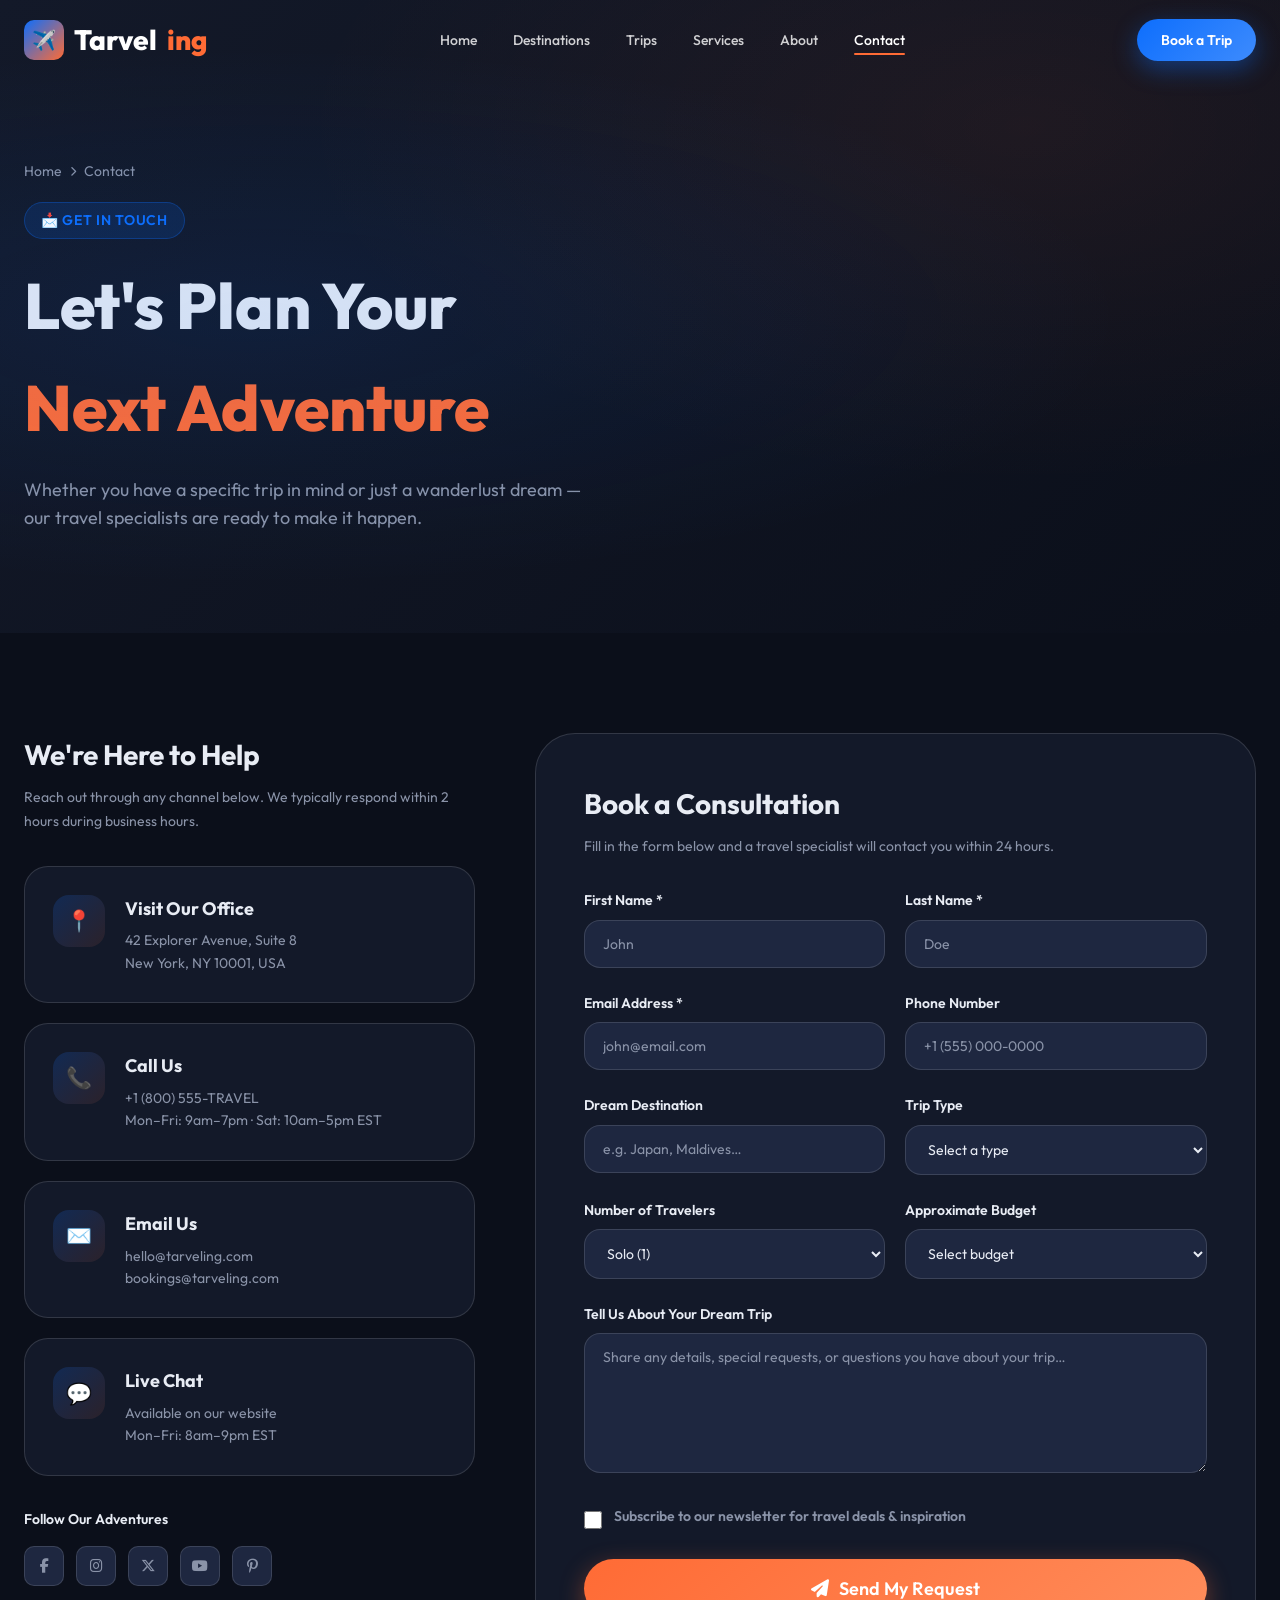
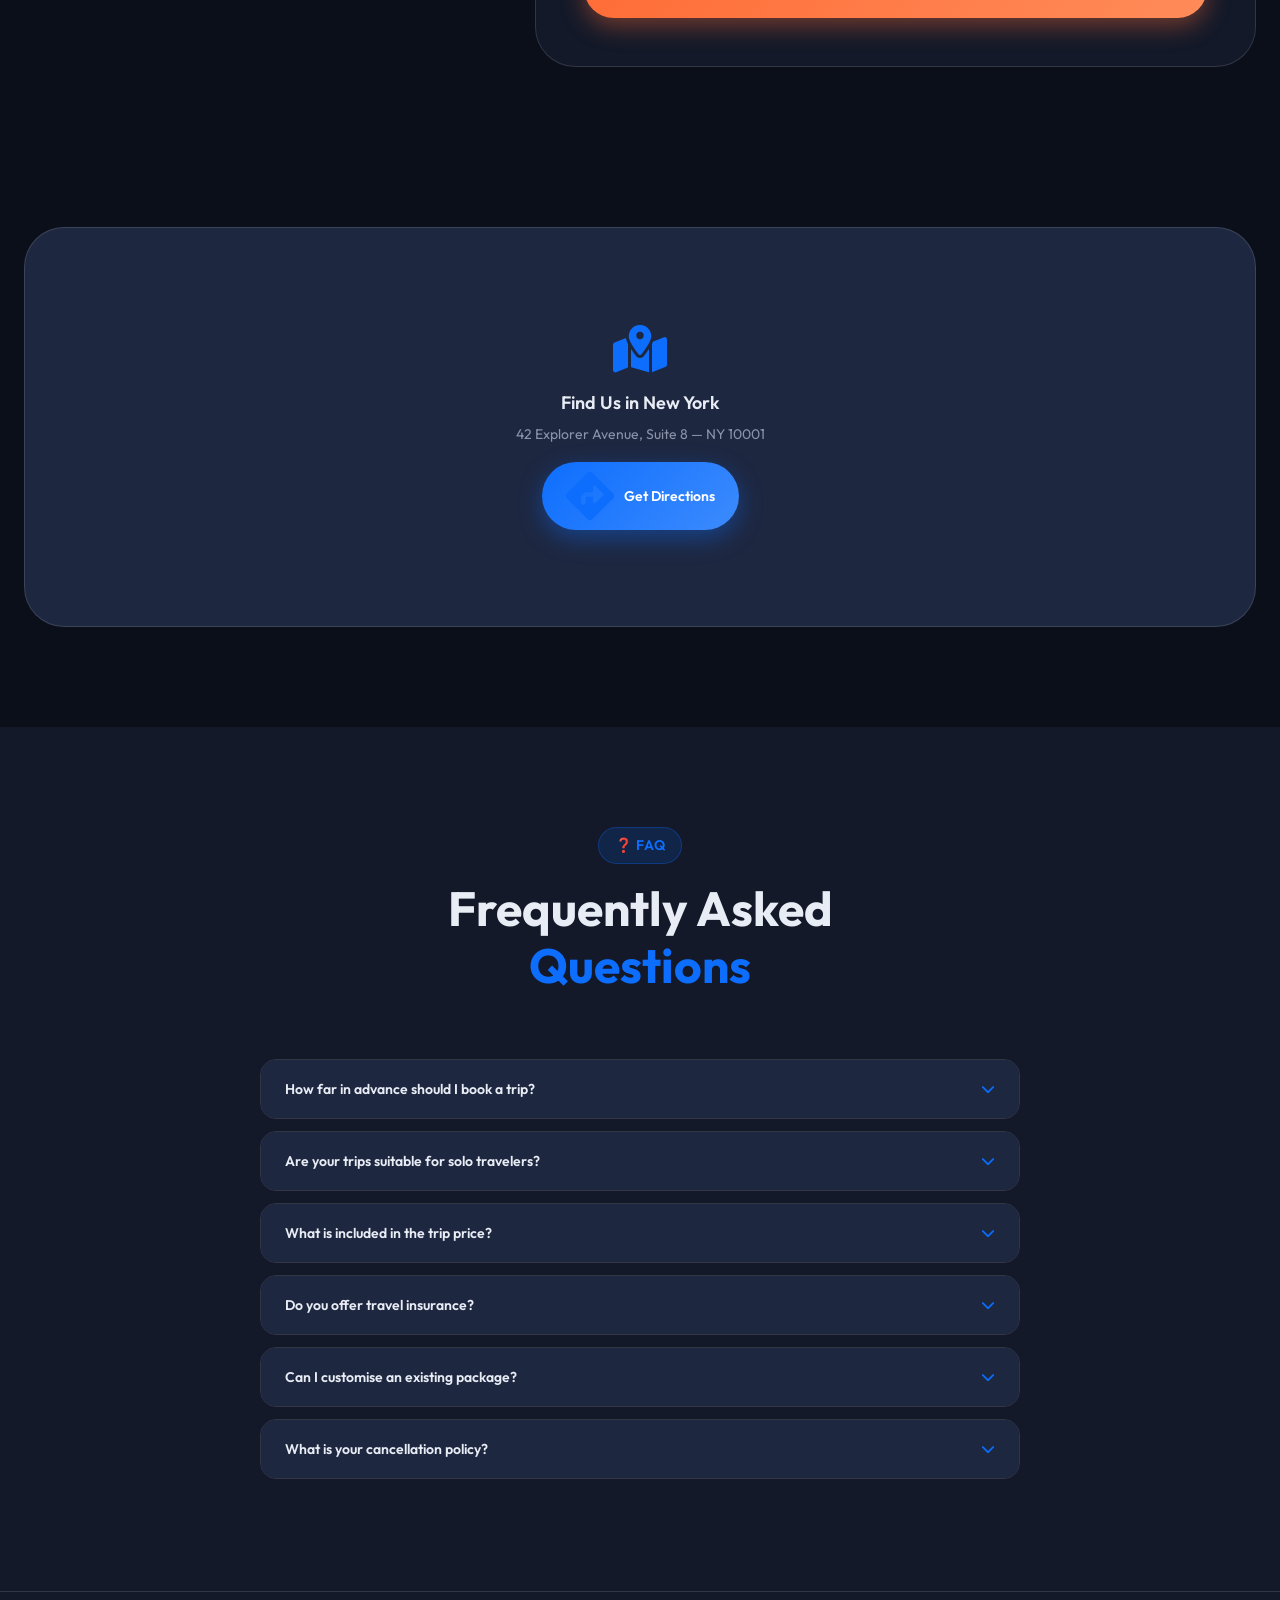
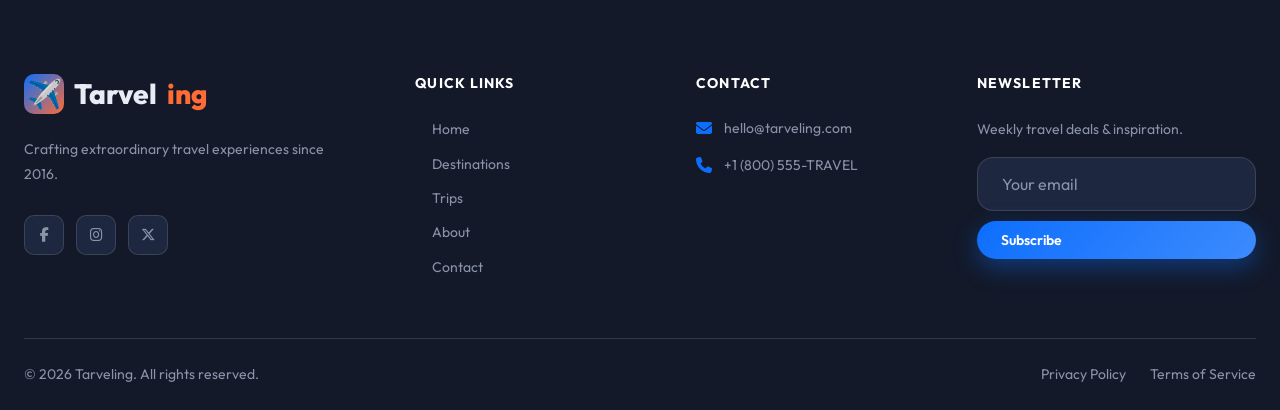
<file: contact.html>
<!DOCTYPE html>
<html lang="en">

<head>
    <meta charset="UTF-8" />
    <meta name="viewport" content="width=device-width, initial-scale=1.0" />
    <title>Contact Us — Tarveling</title>
    <meta name="description"
        content="Get in touch with the Tarveling team. Book a consultation, ask about a trip package, or request a custom itinerary. We're here to help plan your perfect adventure." />
    <link rel="stylesheet" href="css/style.css" />
    <link rel="stylesheet" href="https://cdnjs.cloudflare.com/ajax/libs/font-awesome/6.5.0/css/all.min.css" />
</head>

<body>

    <header class="header" id="header">
        <div class="container">
            <nav class="nav">
                <a href="index.html" class="nav__logo">
                    <div class="nav__logo-icon">✈️</div>Tarvel<span>ing</span>
                </a>
                <ul class="nav__links">
                    <li><a href="index.html" class="nav__link">Home</a></li>
                    <li><a href="destinations.html" class="nav__link">Destinations</a></li>
                    <li><a href="trips.html" class="nav__link">Trips</a></li>
                    <li><a href="services.html" class="nav__link">Services</a></li>
                    <li><a href="about.html" class="nav__link">About</a></li>
                    <li><a href="contact.html" class="nav__link active">Contact</a></li>
                </ul>
                <div class="nav__actions"><a href="contact.html" class="btn btn-primary btn-sm">Book a Trip</a></div>
                <button class="nav__hamburger" id="hamburger"
                    aria-label="Open menu"><span></span><span></span><span></span></button>
            </nav>
        </div>
        <div class="nav__mobile" id="mobileNav">
            <a href="index.html" class="nav__link">Home</a>
            <a href="destinations.html" class="nav__link">Destinations</a>
            <a href="trips.html" class="nav__link">Trips</a>
            <a href="services.html" class="nav__link">Services</a>
            <a href="about.html" class="nav__link">About</a>
            <a href="contact.html" class="nav__link active">Contact</a>
            <a href="contact.html" class="btn btn-primary btn-sm" style="margin-top:8px;justify-content:center;">Book a
                Trip</a>
        </div>
    </header>

    <!-- ===== PAGE HERO ===== -->
    <section class="page-hero">
        <div class="container">
            <div class="page-hero__breadcrumb">
                <a href="index.html">Home</a> <i class="fa-solid fa-chevron-right" style="font-size:10px;"></i>
                <span>Contact</span>
            </div>
            <span class="badge" style="margin-bottom:16px;">📩 Get in Touch</span>
            <h1 class="page-hero__title">Let's Plan Your<br><span class="text-accent">Next Adventure</span></h1>
            <p class="page-hero__desc">Whether you have a specific trip in mind or just a wanderlust dream — our travel
                specialists are ready to make it happen.</p>
        </div>
    </section>

    <!-- ===== CONTACT CONTENT ===== -->
    <section class="section">
        <div class="container">
            <div class="contact__grid">

                <!-- Contact Info -->
                <div class="reveal-left">
                    <h2 style="font-size:var(--fs-xl); font-weight:700; margin-bottom:8px;">We're Here to Help</h2>
                    <p
                        style="color:var(--clr-text-muted); font-size:var(--fs-sm); margin-bottom:32px; line-height:1.7;">
                        Reach out through any channel below. We typically respond within 2 hours during business hours.
                    </p>

                    <div class="contact-info__item">
                        <div class="contact-info__icon">📍</div>
                        <div>
                            <div class="contact-info__title">Visit Our Office</div>
                            <div class="contact-info__text">42 Explorer Avenue, Suite 8<br>New York, NY 10001, USA</div>
                        </div>
                    </div>

                    <div class="contact-info__item">
                        <div class="contact-info__icon">📞</div>
                        <div>
                            <div class="contact-info__title">Call Us</div>
                            <div class="contact-info__text">+1 (800) 555-TRAVEL<br>Mon–Fri: 9am–7pm · Sat: 10am–5pm EST
                            </div>
                        </div>
                    </div>

                    <div class="contact-info__item">
                        <div class="contact-info__icon">✉️</div>
                        <div>
                            <div class="contact-info__title">Email Us</div>
                            <div class="contact-info__text">hello@tarveling.com<br>bookings@tarveling.com</div>
                        </div>
                    </div>

                    <div class="contact-info__item">
                        <div class="contact-info__icon">💬</div>
                        <div>
                            <div class="contact-info__title">Live Chat</div>
                            <div class="contact-info__text">Available on our website<br>Mon–Fri: 8am–9pm EST</div>
                        </div>
                    </div>

                    <!-- Social Links -->
                    <div style="margin-top:32px;">
                        <div
                            style="font-size:var(--fs-sm); font-weight:600; margin-bottom:16px; color:var(--clr-text);">
                            Follow Our Adventures</div>
                        <div class="footer__social">
                            <a href="#" class="footer__social-link" aria-label="Facebook"><i
                                    class="fa-brands fa-facebook-f"></i></a>
                            <a href="#" class="footer__social-link" aria-label="Instagram"><i
                                    class="fa-brands fa-instagram"></i></a>
                            <a href="#" class="footer__social-link" aria-label="Twitter"><i
                                    class="fa-brands fa-x-twitter"></i></a>
                            <a href="#" class="footer__social-link" aria-label="YouTube"><i
                                    class="fa-brands fa-youtube"></i></a>
                            <a href="#" class="footer__social-link" aria-label="Pinterest"><i
                                    class="fa-brands fa-pinterest-p"></i></a>
                        </div>
                    </div>
                </div>

                <!-- Contact Form -->
                <div class="reveal-right">
                    <div class="contact-form" id="contactFormWrap">
                        <h3 style="font-size:var(--fs-xl); font-weight:700; margin-bottom:8px;">Book a Consultation</h3>
                        <p style="color:var(--clr-text-muted); font-size:var(--fs-sm); margin-bottom:32px;">Fill in the
                            form below and a travel specialist will contact you within 24 hours.</p>

                        <form id="contactForm">
                            <div class="form-row">
                                <div class="form-group">
                                    <label for="firstName">First Name *</label>
                                    <input type="text" id="firstName" class="form-control" placeholder="John"
                                        required />
                                </div>
                                <div class="form-group">
                                    <label for="lastName">Last Name *</label>
                                    <input type="text" id="lastName" class="form-control" placeholder="Doe" required />
                                </div>
                            </div>
                            <div class="form-row">
                                <div class="form-group">
                                    <label for="email">Email Address *</label>
                                    <input type="email" id="email" class="form-control" placeholder="john@email.com"
                                        required />
                                </div>
                                <div class="form-group">
                                    <label for="phone">Phone Number</label>
                                    <input type="tel" id="phone" class="form-control" placeholder="+1 (555) 000-0000" />
                                </div>
                            </div>
                            <div class="form-row">
                                <div class="form-group">
                                    <label for="destination">Dream Destination</label>
                                    <input type="text" id="destination" class="form-control"
                                        placeholder="e.g. Japan, Maldives…" />
                                </div>
                                <div class="form-group">
                                    <label for="tripType">Trip Type</label>
                                    <select id="tripType" class="form-control">
                                        <option value="">Select a type</option>
                                        <option>Adventure / Trekking</option>
                                        <option>Beach & Relaxation</option>
                                        <option>Cultural & History</option>
                                        <option>Wildlife Safari</option>
                                        <option>Honeymoon / Romance</option>
                                        <option>Family Holiday</option>
                                        <option>Custom Itinerary</option>
                                    </select>
                                </div>
                            </div>
                            <div class="form-row">
                                <div class="form-group">
                                    <label for="travelers">Number of Travelers</label>
                                    <select id="travelers" class="form-control">
                                        <option>Solo (1)</option>
                                        <option>Couple (2)</option>
                                        <option>Small Group (3–5)</option>
                                        <option>Large Group (6+)</option>
                                    </select>
                                </div>
                                <div class="form-group">
                                    <label for="budget">Approximate Budget</label>
                                    <select id="budget" class="form-control">
                                        <option value="">Select budget</option>
                                        <option>Under $1,000</option>
                                        <option>$1,000 – $2,500</option>
                                        <option>$2,500 – $5,000</option>
                                        <option>$5,000 – $10,000</option>
                                        <option>$10,000+</option>
                                    </select>
                                </div>
                            </div>
                            <div class="form-group">
                                <label for="message">Tell Us About Your Dream Trip</label>
                                <textarea id="message" class="form-control"
                                    placeholder="Share any details, special requests, or questions you have about your trip…"></textarea>
                            </div>
                            <div class="form-group"
                                style="display:flex; align-items:center; gap:12px; margin-bottom:24px;">
                                <input type="checkbox" id="newsletter"
                                    style="width:18px;height:18px;accent-color:var(--clr-primary);cursor:pointer;" />
                                <label for="newsletter"
                                    style="font-size:var(--fs-sm);color:var(--clr-text-muted);cursor:pointer;">Subscribe
                                    to our newsletter for travel deals & inspiration</label>
                            </div>
                            <button type="submit" class="btn btn-accent btn-lg"
                                style="width:100%;justify-content:center;">
                                <i class="fa-solid fa-paper-plane"></i> Send My Request
                            </button>
                        </form>

                        <!-- Success State -->
                        <div class="form-success" id="formSuccess">
                            <i class="fa-solid fa-circle-check"></i>
                            <h3>Request Sent!</h3>
                            <p>Thank you! A Tarveling specialist will be in touch within 24 hours. Get ready for your
                                adventure! ✈️</p>
                        </div>
                    </div>
                </div>
            </div>
        </div>
    </section>

    <!-- ===== MAP PLACEHOLDER ===== -->
    <section class="section--sm" style="padding-bottom:100px;">
        <div class="container">
            <div class="map-wrap reveal">
                <i class="fa-solid fa-map-location-dot"></i>
                <div style="text-align:center;">
                    <div style="font-size:var(--fs-md); font-weight:600; margin-bottom:6px; color:var(--clr-text);">Find
                        Us in New York</div>
                    <div style="font-size:var(--fs-sm);">42 Explorer Avenue, Suite 8 — NY 10001</div>
                    <a href="https://maps.google.com" target="_blank" rel="noopener" class="btn btn-primary btn-sm"
                        style="margin-top:16px;">
                        <i class="fa-solid fa-diamond-turn-right"></i> Get Directions
                    </a>
                </div>
            </div>
        </div>
    </section>

    <!-- ===== FAQ ===== -->
    <section class="section" style="background:var(--clr-dark-2);">
        <div class="container">
            <div class="section-header text-center reveal">
                <span class="badge">❓ FAQ</span>
                <h2>Frequently Asked<br><span class="text-primary">Questions</span></h2>
            </div>
            <div style="max-width:760px; margin:0 auto;" class="reveal">
                <div id="faqList"></div>
            </div>
        </div>
    </section>

    <footer class="footer">
        <div class="container">
            <div class="footer__main">
                <div class="footer__brand">
                    <div class="footer__logo">
                        <div class="footer__logo-icon">✈️</div>Tarvel<span>ing</span>
                    </div>
                    <p class="footer__desc">Crafting extraordinary travel experiences since 2016.</p>
                    <div class="footer__social">
                        <a href="#" class="footer__social-link" aria-label="Facebook"><i
                                class="fa-brands fa-facebook-f"></i></a>
                        <a href="#" class="footer__social-link" aria-label="Instagram"><i
                                class="fa-brands fa-instagram"></i></a>
                        <a href="#" class="footer__social-link" aria-label="Twitter"><i
                                class="fa-brands fa-x-twitter"></i></a>
                    </div>
                </div>
                <div>
                    <div class="footer__col-title">Quick Links</div>
                    <ul class="footer__links">
                        <li><a href="index.html" class="footer__link">Home</a></li>
                        <li><a href="destinations.html" class="footer__link">Destinations</a></li>
                        <li><a href="trips.html" class="footer__link">Trips</a></li>
                        <li><a href="about.html" class="footer__link">About</a></li>
                        <li><a href="contact.html" class="footer__link">Contact</a></li>
                    </ul>
                </div>
                <div>
                    <div class="footer__col-title">Contact</div>
                    <div class="footer__contact-item"><i class="fa-solid fa-envelope"></i>
                        <div class="footer__contact-text">hello@tarveling.com</div>
                    </div>
                    <div class="footer__contact-item"><i class="fa-solid fa-phone"></i>
                        <div class="footer__contact-text">+1 (800) 555-TRAVEL</div>
                    </div>
                </div>
                <div>
                    <div class="footer__col-title">Newsletter</div>
                    <p style="font-size:var(--fs-sm);color:var(--clr-text-muted);margin-bottom:16px;">Weekly travel
                        deals & inspiration.</p>
                    <form id="newsletterForm" style="display:flex;flex-direction:column;gap:10px;"><input
                            class="newsletter__input" type="email" id="newsletterEmail" placeholder="Your email"
                            style="border-radius:var(--radius-md);" /><button type="submit"
                            class="btn btn-primary btn-sm">Subscribe</button></form>
                </div>
            </div>
            <div class="footer__bottom"><span>&copy; 2026 Tarveling. All rights reserved.</span>
                <div class="footer__bottom-links"><a href="#" class="footer__bottom-link">Privacy Policy</a><a href="#"
                        class="footer__bottom-link">Terms of Service</a></div>
            </div>
        </div>
    </footer>
    <button class="back-to-top" id="backToTop" aria-label="Back to top"><i class="fa-solid fa-arrow-up"></i></button>

    <script src="js/main.js"></script>
    <script>
        // ─── FAQ Accordion ────────────────────────
        const faqs = [
            { q: 'How far in advance should I book a trip?', a: 'We recommend booking at least 4–8 weeks in advance for most trips. Peak seasons (summer, Christmas, spring break) and popular destinations like Maldives or Serengeti may require 3–6 months lead time.' },
            { q: 'Are your trips suitable for solo travelers?', a: 'Absolutely! Many of our group tours are designed with solo travelers in mind, with single supplement options and a community of like-minded adventurers. We also specialise in bespoke solo itineraries.' },
            { q: 'What is included in the trip price?', a: 'Inclusions vary by package but generally cover: accommodation, airport transfers, guided tours, and some meals. Each trip page details exactly what is and isn\'t included. We always offer transparent, upfront pricing.' },
            { q: 'Do you offer travel insurance?', a: 'Yes — we strongly recommend travel insurance and can connect you with our trusted insurance partners who offer comprehensive coverage: medical, trip cancellation, and adventure activities.' },
            { q: 'Can I customise an existing package?', a: 'Of course! Every package is a starting point, not a rigid contract. Our specialists will work with you to add extra nights, upgrade accommodation, include special experiences, or completely rebuild an itinerary from scratch.' },
            { q: 'What is your cancellation policy?', a: 'Our standard policy allows cancellations with a full refund (minus a small admin fee) up to 60 days before departure, and partial refunds within 30–60 days. We always recommend travel insurance to cover unforeseen circumstances.' },
        ];

        const faqList = document.getElementById('faqList');
        if (faqList) {
            faqList.innerHTML = faqs.map((faq, i) => `
    <div style="border: 1px solid var(--clr-glass-border); border-radius: var(--radius-md); margin-bottom: 12px; overflow: hidden;">
      <button id="faq-btn-${i}" aria-expanded="false" aria-controls="faq-ans-${i}"
        onclick="toggleFaq(${i})"
        style="width:100%; text-align:left; background:var(--clr-dark-3); border:none; padding:20px 24px; display:flex; justify-content:space-between; align-items:center; cursor:pointer; color:var(--clr-text); font-family:inherit; font-size:var(--fs-sm); font-weight:600; transition:background 0.2s;">
        <span>${faq.q}</span>
        <i class="fa-solid fa-chevron-down" id="faq-icon-${i}" style="color:var(--clr-primary);transition:transform 0.3s;flex-shrink:0;margin-left:16px;"></i>
      </button>
      <div id="faq-ans-${i}" style="display:none; padding:20px 24px; background:var(--clr-dark-2); font-size:var(--fs-sm); color:var(--clr-text-muted); line-height:1.7;">
        ${faq.a}
      </div>
    </div>
  `).join('');
        }

        function toggleFaq(i) {
            const ans = document.getElementById(`faq-ans-${i}`);
            const icon = document.getElementById(`faq-icon-${i}`);
            const btn = document.getElementById(`faq-btn-${i}`);
            const isOpen = ans.style.display === 'block';
            ans.style.display = isOpen ? 'none' : 'block';
            icon.style.transform = isOpen ? '' : 'rotate(180deg)';
            btn.setAttribute('aria-expanded', !isOpen);
        }
    </script>
</body>

</html>
</file>
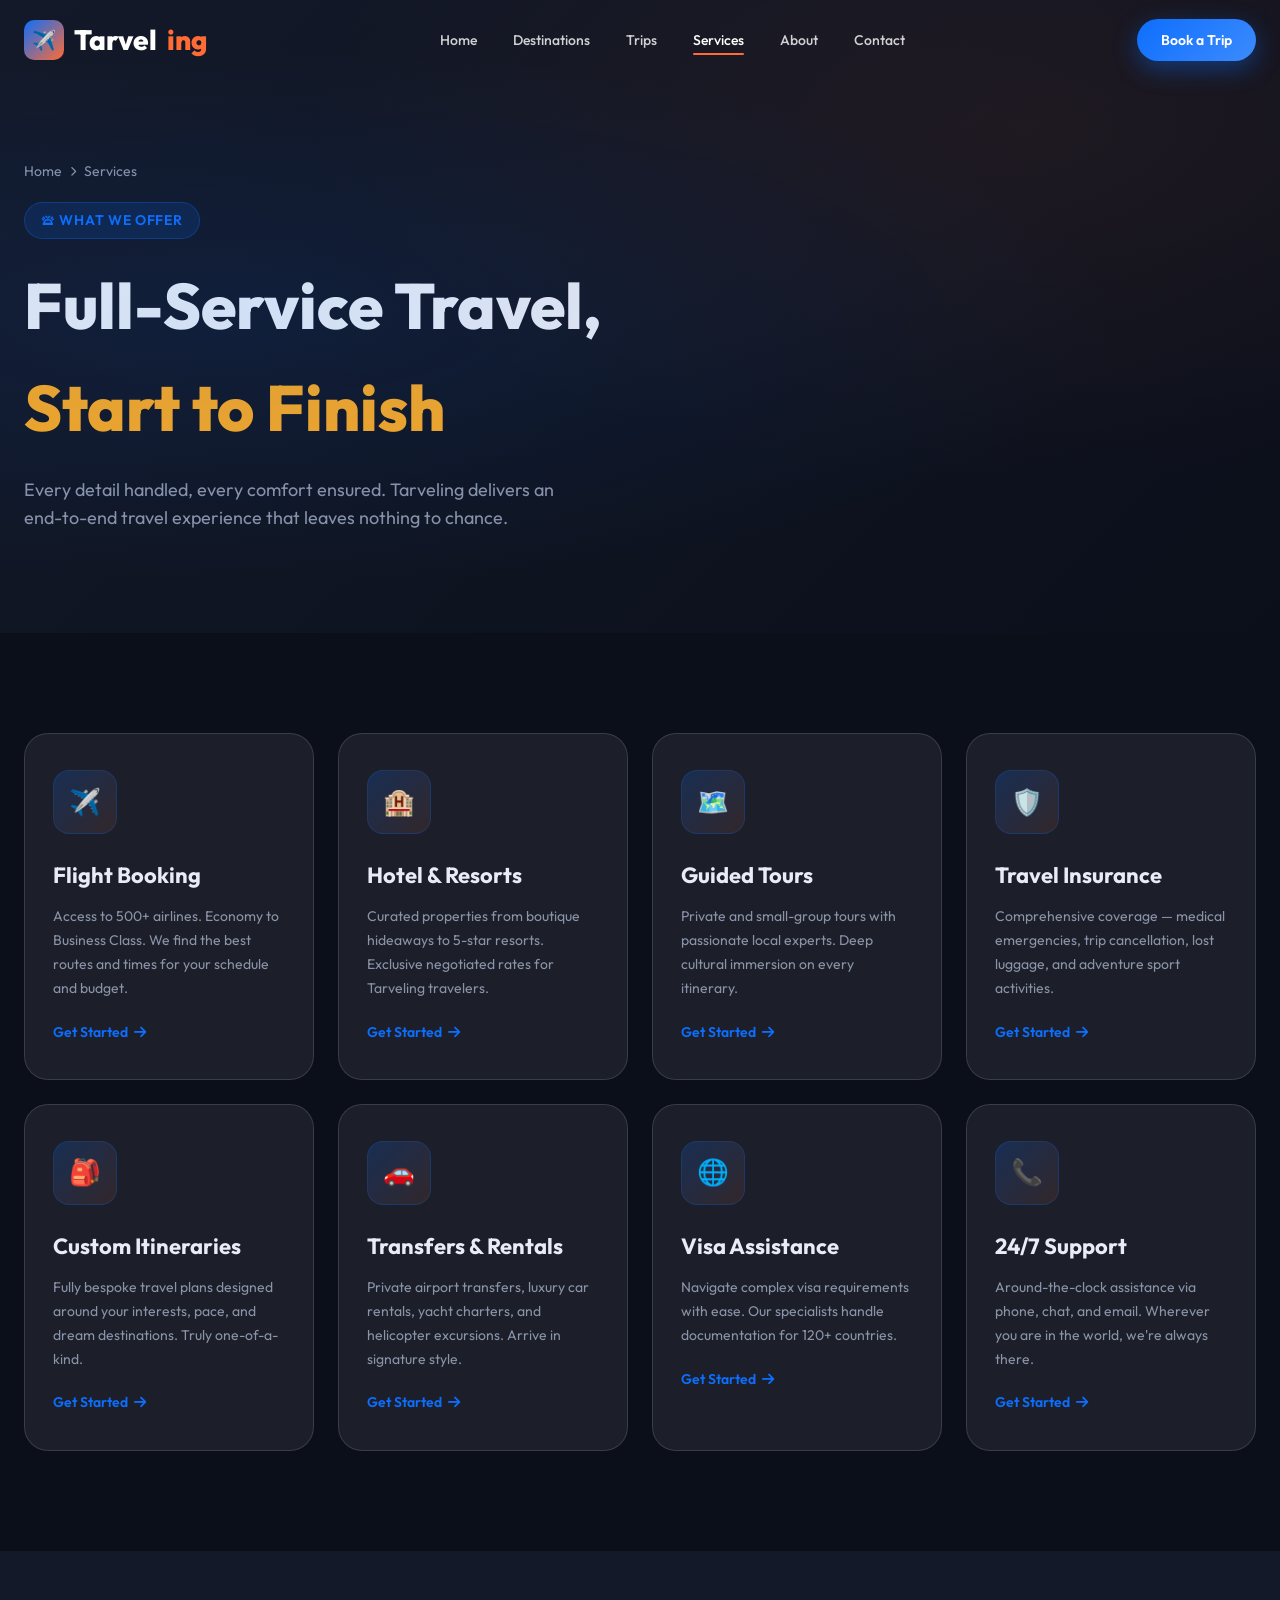
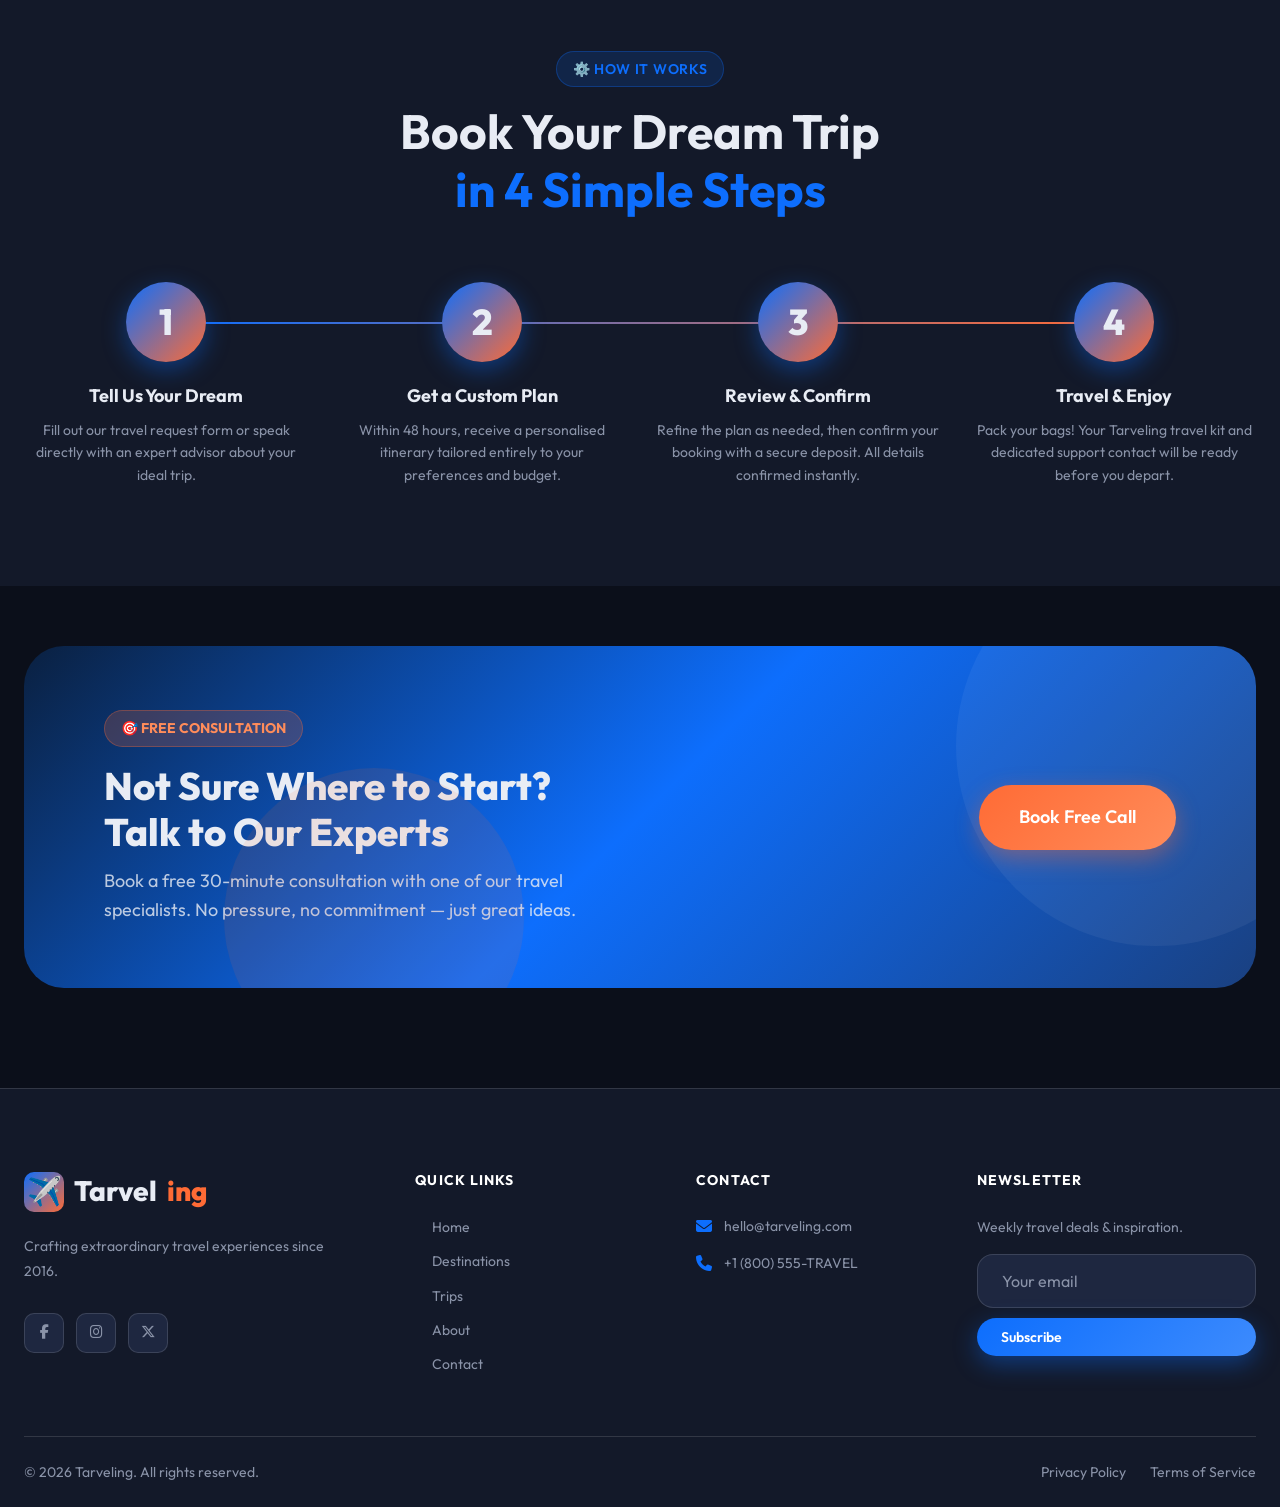
<file: services.html>
<!DOCTYPE html>
<html lang="en">

<head>
    <meta charset="UTF-8" />
    <meta name="viewport" content="width=device-width, initial-scale=1.0" />
    <title>Our Services — Tarveling</title>
    <meta name="description"
        content="Tarveling offers flight booking, hotel reservations, guided tours, custom itineraries, travel insurance, and 24/7 support for a seamless travel experience." />
    <link rel="stylesheet" href="css/style.css" />
    <link rel="stylesheet" href="https://cdnjs.cloudflare.com/ajax/libs/font-awesome/6.5.0/css/all.min.css" />
    <style>
        .service-full {
            padding: 100px 0;
        }

        .service-full:nth-child(even) {
            background: var(--clr-dark-2);
        }

        .service-full__grid {
            display: grid;
            grid-template-columns: 1fr 1fr;
            gap: 80px;
            align-items: center;
        }

        .service-full:nth-child(even) .service-full__grid {
            direction: rtl;
        }

        .service-full:nth-child(even) .service-full__grid>* {
            direction: ltr;
        }

        .service-full__img {
            width: 100%;
            height: 420px;
            border-radius: var(--radius-xl);
            object-fit: cover;
        }

        .service-full__features {
            display: flex;
            flex-direction: column;
            gap: 14px;
            margin-top: 28px;
        }

        .service-full__feature {
            display: flex;
            align-items: center;
            gap: 12px;
            font-size: var(--fs-sm);
            color: var(--clr-text-muted);
        }

        .service-full__feature i {
            color: var(--clr-primary);
            width: 20px;
            flex-shrink: 0;
        }

        @media (max-width: 768px) {
            .service-full__grid {
                grid-template-columns: 1fr;
                direction: ltr !important;
            }

            .service-full:nth-child(even) .service-full__grid {
                direction: ltr;
            }
        }

        .process {
            background: var(--clr-dark-2);
        }

        .process__grid {
            display: grid;
            grid-template-columns: repeat(4, 1fr);
            gap: 32px;
            position: relative;
        }

        .process__grid::before {
            content: '';
            position: absolute;
            top: 40px;
            left: 12%;
            right: 12%;
            height: 2px;
            background: linear-gradient(90deg, var(--clr-primary), var(--clr-accent));
            z-index: 0;
        }

        .process__step {
            text-align: center;
            position: relative;
            z-index: 1;
        }

        .process__num {
            width: 80px;
            height: 80px;
            border-radius: 50%;
            background: linear-gradient(135deg, var(--clr-primary), var(--clr-accent));
            display: flex;
            align-items: center;
            justify-content: center;
            font-size: var(--fs-2xl);
            font-weight: 800;
            margin: 0 auto 20px;
            box-shadow: 0 8px 24px rgba(13, 110, 253, 0.4);
        }

        .process__title {
            font-size: var(--fs-md);
            font-weight: 700;
            margin-bottom: 8px;
        }

        .process__desc {
            font-size: var(--fs-sm);
            color: var(--clr-text-muted);
            line-height: 1.6;
        }

        @media (max-width: 768px) {
            .process__grid {
                grid-template-columns: 1fr 1fr;
            }

            .process__grid::before {
                display: none;
            }
        }

        @media (max-width: 480px) {
            .process__grid {
                grid-template-columns: 1fr;
            }
        }
    </style>
</head>

<body>

    <header class="header" id="header">
        <div class="container">
            <nav class="nav">
                <a href="index.html" class="nav__logo">
                    <div class="nav__logo-icon">✈️</div>Tarvel<span>ing</span>
                </a>
                <ul class="nav__links">
                    <li><a href="index.html" class="nav__link">Home</a></li>
                    <li><a href="destinations.html" class="nav__link">Destinations</a></li>
                    <li><a href="trips.html" class="nav__link">Trips</a></li>
                    <li><a href="services.html" class="nav__link active">Services</a></li>
                    <li><a href="about.html" class="nav__link">About</a></li>
                    <li><a href="contact.html" class="nav__link">Contact</a></li>
                </ul>
                <div class="nav__actions"><a href="contact.html" class="btn btn-primary btn-sm">Book a Trip</a></div>
                <button class="nav__hamburger" id="hamburger"
                    aria-label="Open menu"><span></span><span></span><span></span></button>
            </nav>
        </div>
        <div class="nav__mobile" id="mobileNav">
            <a href="index.html" class="nav__link">Home</a>
            <a href="destinations.html" class="nav__link">Destinations</a>
            <a href="trips.html" class="nav__link">Trips</a>
            <a href="services.html" class="nav__link active">Services</a>
            <a href="about.html" class="nav__link">About</a>
            <a href="contact.html" class="nav__link">Contact</a>
            <a href="contact.html" class="btn btn-primary btn-sm" style="margin-top:8px;justify-content:center;">Book a
                Trip</a>
        </div>
    </header>

    <!-- ===== PAGE HERO ===== -->
    <section class="page-hero">
        <div class="container">
            <div class="page-hero__breadcrumb">
                <a href="index.html">Home</a> <i class="fa-solid fa-chevron-right" style="font-size:10px;"></i>
                <span>Services</span>
            </div>
            <span class="badge" style="margin-bottom:16px;">🛎 What We Offer</span>
            <h1 class="page-hero__title">Full-Service Travel,<br><span class="text-gold">Start to Finish</span></h1>
            <p class="page-hero__desc">Every detail handled, every comfort ensured. Tarveling delivers an end-to-end
                travel experience that leaves nothing to chance.</p>
        </div>
    </section>

    <!-- ===== SERVICES GRID ===== -->
    <section class="section">
        <div class="container">
            <div class="services__grid">
                <div class="service-card reveal">
                    <div class="service-card__icon">✈️</div>
                    <h3 class="service-card__title">Flight Booking</h3>
                    <p class="service-card__desc">Access to 500+ airlines. Economy to Business Class. We find the best
                        routes and times for your schedule and budget.</p>
                    <a href="contact.html" class="service-card__link">Get Started <i
                            class="fa-solid fa-arrow-right"></i></a>
                </div>
                <div class="service-card reveal delay-1">
                    <div class="service-card__icon">🏨</div>
                    <h3 class="service-card__title">Hotel & Resorts</h3>
                    <p class="service-card__desc">Curated properties from boutique hideaways to 5-star resorts.
                        Exclusive negotiated rates for Tarveling travelers.</p>
                    <a href="contact.html" class="service-card__link">Get Started <i
                            class="fa-solid fa-arrow-right"></i></a>
                </div>
                <div class="service-card reveal delay-2">
                    <div class="service-card__icon">🗺️</div>
                    <h3 class="service-card__title">Guided Tours</h3>
                    <p class="service-card__desc">Private and small-group tours with passionate local experts. Deep
                        cultural immersion on every itinerary.</p>
                    <a href="contact.html" class="service-card__link">Get Started <i
                            class="fa-solid fa-arrow-right"></i></a>
                </div>
                <div class="service-card reveal delay-3">
                    <div class="service-card__icon">🛡️</div>
                    <h3 class="service-card__title">Travel Insurance</h3>
                    <p class="service-card__desc">Comprehensive coverage — medical emergencies, trip cancellation, lost
                        luggage, and adventure sport activities.</p>
                    <a href="contact.html" class="service-card__link">Get Started <i
                            class="fa-solid fa-arrow-right"></i></a>
                </div>
                <div class="service-card reveal">
                    <div class="service-card__icon">🎒</div>
                    <h3 class="service-card__title">Custom Itineraries</h3>
                    <p class="service-card__desc">Fully bespoke travel plans designed around your interests, pace, and
                        dream destinations. Truly one-of-a-kind.</p>
                    <a href="contact.html" class="service-card__link">Get Started <i
                            class="fa-solid fa-arrow-right"></i></a>
                </div>
                <div class="service-card reveal delay-1">
                    <div class="service-card__icon">🚗</div>
                    <h3 class="service-card__title">Transfers & Rentals</h3>
                    <p class="service-card__desc">Private airport transfers, luxury car rentals, yacht charters, and
                        helicopter excursions. Arrive in signature style.</p>
                    <a href="contact.html" class="service-card__link">Get Started <i
                            class="fa-solid fa-arrow-right"></i></a>
                </div>
                <div class="service-card reveal delay-2">
                    <div class="service-card__icon">🌐</div>
                    <h3 class="service-card__title">Visa Assistance</h3>
                    <p class="service-card__desc">Navigate complex visa requirements with ease. Our specialists handle
                        documentation for 120+ countries.</p>
                    <a href="contact.html" class="service-card__link">Get Started <i
                            class="fa-solid fa-arrow-right"></i></a>
                </div>
                <div class="service-card reveal delay-3">
                    <div class="service-card__icon">📞</div>
                    <h3 class="service-card__title">24/7 Support</h3>
                    <p class="service-card__desc">Around-the-clock assistance via phone, chat, and email. Wherever you
                        are in the world, we're always there.</p>
                    <a href="contact.html" class="service-card__link">Get Started <i
                            class="fa-solid fa-arrow-right"></i></a>
                </div>
            </div>
        </div>
    </section>

    <!-- ===== HOW IT WORKS ===== -->
    <section class="section process">
        <div class="container">
            <div class="section-header text-center reveal">
                <span class="badge">⚙️ How It Works</span>
                <h2>Book Your Dream Trip<br><span class="text-primary">in 4 Simple Steps</span></h2>
            </div>
            <div class="process__grid">
                <div class="process__step reveal">
                    <div class="process__num">1</div>
                    <div class="process__title">Tell Us Your Dream</div>
                    <div class="process__desc">Fill out our travel request form or speak directly with an expert advisor
                        about your ideal trip.</div>
                </div>
                <div class="process__step reveal delay-1">
                    <div class="process__num">2</div>
                    <div class="process__title">Get a Custom Plan</div>
                    <div class="process__desc">Within 48 hours, receive a personalised itinerary tailored entirely to
                        your preferences and budget.</div>
                </div>
                <div class="process__step reveal delay-2">
                    <div class="process__num">3</div>
                    <div class="process__title">Review & Confirm</div>
                    <div class="process__desc">Refine the plan as needed, then confirm your booking with a secure
                        deposit. All details confirmed instantly.</div>
                </div>
                <div class="process__step reveal delay-3">
                    <div class="process__num">4</div>
                    <div class="process__title">Travel & Enjoy</div>
                    <div class="process__desc">Pack your bags! Your Tarveling travel kit and dedicated support contact
                        will be ready before you depart.</div>
                </div>
            </div>
        </div>
    </section>

    <section class="section--sm" style="padding-bottom:100px;">
        <div class="container">
            <div class="promo-banner reveal">
                <div>
                    <div class="promo-banner__tag">🎯 Free Consultation</div>
                    <h2 class="promo-banner__title">Not Sure Where to Start?<br>Talk to Our Experts</h2>
                    <p class="promo-banner__desc">Book a free 30-minute consultation with one of our travel specialists.
                        No pressure, no commitment — just great ideas.</p>
                </div>
                <div class="promo-banner__actions">
                    <a href="contact.html" class="btn btn-accent btn-lg">Book Free Call</a>
                </div>
            </div>
        </div>
    </section>

    <footer class="footer">
        <div class="container">
            <div class="footer__main">
                <div class="footer__brand">
                    <div class="footer__logo">
                        <div class="footer__logo-icon">✈️</div>Tarvel<span>ing</span>
                    </div>
                    <p class="footer__desc">Crafting extraordinary travel experiences since 2016.</p>
                    <div class="footer__social">
                        <a href="#" class="footer__social-link" aria-label="Facebook"><i
                                class="fa-brands fa-facebook-f"></i></a>
                        <a href="#" class="footer__social-link" aria-label="Instagram"><i
                                class="fa-brands fa-instagram"></i></a>
                        <a href="#" class="footer__social-link" aria-label="Twitter"><i
                                class="fa-brands fa-x-twitter"></i></a>
                    </div>
                </div>
                <div>
                    <div class="footer__col-title">Quick Links</div>
                    <ul class="footer__links">
                        <li><a href="index.html" class="footer__link">Home</a></li>
                        <li><a href="destinations.html" class="footer__link">Destinations</a></li>
                        <li><a href="trips.html" class="footer__link">Trips</a></li>
                        <li><a href="about.html" class="footer__link">About</a></li>
                        <li><a href="contact.html" class="footer__link">Contact</a></li>
                    </ul>
                </div>
                <div>
                    <div class="footer__col-title">Contact</div>
                    <div class="footer__contact-item"><i class="fa-solid fa-envelope"></i>
                        <div class="footer__contact-text">hello@tarveling.com</div>
                    </div>
                    <div class="footer__contact-item"><i class="fa-solid fa-phone"></i>
                        <div class="footer__contact-text">+1 (800) 555-TRAVEL</div>
                    </div>
                </div>
                <div>
                    <div class="footer__col-title">Newsletter</div>
                    <p style="font-size:var(--fs-sm);color:var(--clr-text-muted);margin-bottom:16px;">Weekly travel
                        deals & inspiration.</p>
                    <form id="newsletterForm" style="display:flex;flex-direction:column;gap:10px;"><input
                            class="newsletter__input" type="email" id="newsletterEmail" placeholder="Your email"
                            style="border-radius:var(--radius-md);" /><button type="submit"
                            class="btn btn-primary btn-sm">Subscribe</button></form>
                </div>
            </div>
            <div class="footer__bottom"><span>&copy; 2026 Tarveling. All rights reserved.</span>
                <div class="footer__bottom-links"><a href="#" class="footer__bottom-link">Privacy Policy</a><a href="#"
                        class="footer__bottom-link">Terms of Service</a></div>
            </div>
        </div>
    </footer>
    <button class="back-to-top" id="backToTop" aria-label="Back to top"><i class="fa-solid fa-arrow-up"></i></button>
    <script src="js/main.js"></script>
</body>

</html>
</file>
<file: css/style.css>
/* ========================================
   TARVELING — Design System & Global Styles
   ======================================== */

/* --- Google Fonts --- */
@import url('https://fonts.googleapis.com/css2?family=Outfit:wght@300;400;500;600;700;800;900&family=Playfair+Display:ital,wght@0,700;1,600&display=swap');

/* --- CSS Variables / Tokens --- */
:root {
  --clr-primary:      #0D6EFD;
  --clr-primary-dk:   #0a58d4;
  --clr-accent:       #FF6B35;
  --clr-accent-dk:    #e55a24;
  --clr-gold:         #F5A623;
  --clr-dark:         #0B0F1A;
  --clr-dark-2:       #131929;
  --clr-dark-3:       #1E2740;
  --clr-glass:        rgba(255,255,255,0.07);
  --clr-glass-border: rgba(255,255,255,0.13);
  --clr-text:         #E8ECF4;
  --clr-text-muted:   #8A93A8;
  --clr-white:        #FFFFFF;

  --ff-body:    'Outfit', sans-serif;
  --ff-display: 'Playfair Display', serif;

  --fs-xs:   0.75rem;
  --fs-sm:   0.875rem;
  --fs-base: 1rem;
  --fs-md:   1.125rem;
  --fs-lg:   1.375rem;
  --fs-xl:   1.75rem;
  --fs-2xl:  2.25rem;
  --fs-3xl:  3rem;
  --fs-4xl:  4rem;
  --fs-5xl:  5.5rem;

  --radius-sm:  8px;
  --radius-md:  16px;
  --radius-lg:  24px;
  --radius-xl:  40px;
  --radius-full: 999px;

  --shadow-sm:  0 2px 12px rgba(0,0,0,0.25);
  --shadow-md:  0 8px 32px rgba(0,0,0,0.35);
  --shadow-lg:  0 20px 60px rgba(0,0,0,0.45);
  --shadow-glow: 0 0 40px rgba(13,110,253,0.35);

  --transition: 0.3s cubic-bezier(0.4,0,0.2,1);
  --transition-slow: 0.6s cubic-bezier(0.4,0,0.2,1);

  --max-w: 1280px;
  --header-h: 80px;
}

/* --- Reset & Base --- */
*, *::before, *::after { box-sizing: border-box; margin: 0; padding: 0; }

html { scroll-behavior: smooth; font-size: 16px; }

body {
  font-family: var(--ff-body);
  background: var(--clr-dark);
  color: var(--clr-text);
  line-height: 1.6;
  overflow-x: hidden;
}

img { display: block; max-width: 100%; object-fit: cover; }
a  { text-decoration: none; color: inherit; }
ul { list-style: none; }
button { cursor: pointer; font-family: inherit; border: none; }

/* --- Scrollbar --- */
::-webkit-scrollbar { width: 6px; }
::-webkit-scrollbar-track { background: var(--clr-dark-2); }
::-webkit-scrollbar-thumb { background: var(--clr-primary); border-radius: 3px; }

/* ==============================
   UTILITY CLASSES
   ============================== */
.container { width: min(100%, var(--max-w)); margin: 0 auto; padding: 0 24px; }
.section    { padding: 100px 0; }
.section--sm{ padding: 60px 0; }
.text-center{ text-align: center; }
.text-accent{ color: var(--clr-accent); }
.text-primary{ color: var(--clr-primary); }
.text-gold  { color: var(--clr-gold); }
.text-muted { color: var(--clr-text-muted); }

.badge {
  display: inline-flex; align-items: center; gap: 6px;
  background: rgba(13,110,253,0.15);
  border: 1px solid rgba(13,110,253,0.3);
  color: var(--clr-primary);
  padding: 6px 16px; border-radius: var(--radius-full);
  font-size: var(--fs-sm); font-weight: 600; letter-spacing: 0.05em;
  text-transform: uppercase;
}
.badge--accent { background: rgba(255,107,53,0.15); border-color: rgba(255,107,53,0.3); color: var(--clr-accent); }
.badge--gold   { background: rgba(245,166,35,0.15); border-color: rgba(245,166,35,0.3); color: var(--clr-gold); }

.section-header { margin-bottom: 64px; }
.section-header .badge { margin-bottom: 16px; }
.section-header h2 {
  font-size: clamp(var(--fs-2xl), 4vw, var(--fs-3xl));
  font-weight: 700; line-height: 1.2; margin-bottom: 16px;
}
.section-header p { font-size: var(--fs-md); color: var(--clr-text-muted); max-width: 560px; }
.section-header.text-center p { margin: 0 auto; }

/* --- Buttons --- */
.btn {
  display: inline-flex; align-items: center; gap: 10px;
  padding: 14px 32px; border-radius: var(--radius-full);
  font-size: var(--fs-base); font-weight: 600;
  transition: var(--transition); position: relative; overflow: hidden;
}
.btn::before {
  content: ''; position: absolute; inset: 0;
  background: rgba(255,255,255,0.1); opacity: 0;
  transition: var(--transition);
}
.btn:hover::before { opacity: 1; }
.btn:hover { transform: translateY(-2px); }
.btn:active { transform: translateY(0); }

.btn-primary {
  background: linear-gradient(135deg, var(--clr-primary), #3d8bfd);
  color: var(--clr-white);
  box-shadow: 0 8px 24px rgba(13,110,253,0.4);
}
.btn-primary:hover { box-shadow: 0 12px 32px rgba(13,110,253,0.55); }

.btn-accent {
  background: linear-gradient(135deg, var(--clr-accent), #ff8c5a);
  color: var(--clr-white);
  box-shadow: 0 8px 24px rgba(255,107,53,0.4);
}
.btn-accent:hover { box-shadow: 0 12px 32px rgba(255,107,53,0.55); }

.btn-outline {
  background: transparent;
  border: 2px solid var(--clr-glass-border);
  color: var(--clr-white);
  backdrop-filter: blur(8px);
}
.btn-outline:hover { border-color: var(--clr-primary); color: var(--clr-primary); }

.btn-ghost { background: transparent; color: var(--clr-text); padding: 14px 20px; }
.btn-ghost:hover { color: var(--clr-primary); }

.btn-sm { padding: 10px 24px; font-size: var(--fs-sm); }
.btn-lg { padding: 18px 40px; font-size: var(--fs-md); }

/* ==============================
   HEADER / NAVBAR
   ============================== */
.header {
  position: fixed; top: 0; left: 0; right: 0; z-index: 1000;
  height: var(--header-h);
  transition: var(--transition);
}
.header.scrolled {
  background: rgba(11,15,26,0.9);
  backdrop-filter: blur(20px);
  border-bottom: 1px solid var(--clr-glass-border);
  box-shadow: var(--shadow-md);
}

.nav {
  display: flex; align-items: center; justify-content: space-between;
  height: var(--header-h);
}

.nav__logo {
  display: flex; align-items: center; gap: 10px;
  font-size: var(--fs-xl); font-weight: 800; color: var(--clr-white);
}
.nav__logo-icon {
  width: 40px; height: 40px; border-radius: 10px;
  background: linear-gradient(135deg, var(--clr-primary), var(--clr-accent));
  display: flex; align-items: center; justify-content: center;
  font-size: 1.2rem;
}
.nav__logo span { color: var(--clr-accent); }

.nav__links {
  display: flex; align-items: center; gap: 36px;
}
.nav__link {
  font-size: var(--fs-sm); font-weight: 500; color: rgba(255,255,255,0.8);
  transition: var(--transition); position: relative; padding: 4px 0;
}
.nav__link::after {
  content: ''; position: absolute; bottom: -2px; left: 0;
  width: 0; height: 2px; background: var(--clr-accent);
  transition: var(--transition); border-radius: 2px;
}
.nav__link:hover, .nav__link.active { color: var(--clr-white); }
.nav__link:hover::after, .nav__link.active::after { width: 100%; }

.nav__actions { display: flex; align-items: center; gap: 12px; }

.nav__hamburger {
  display: none; flex-direction: column; gap: 5px;
  background: transparent; padding: 8px;
}
.nav__hamburger span {
  display: block; width: 24px; height: 2px;
  background: var(--clr-white); border-radius: 2px;
  transition: var(--transition);
}

/* Mobile Nav */
.nav__mobile {
  display: none;
  position: fixed; top: var(--header-h); left: 0; right: 0;
  background: rgba(11,15,26,0.97); backdrop-filter: blur(20px);
  padding: 24px; border-bottom: 1px solid var(--clr-glass-border);
  flex-direction: column; gap: 8px;
  animation: slideDown 0.3s ease;
}
.nav__mobile.open { display: flex; }
.nav__mobile .nav__link { font-size: var(--fs-md); padding: 12px 0; border-bottom: 1px solid var(--clr-glass-border); }

@keyframes slideDown { from { opacity:0; transform:translateY(-10px); } to { opacity:1; transform:translateY(0); } }

/* ==============================
   HERO SECTION
   ============================== */
.hero {
  position: relative; min-height: 100vh;
  display: flex; align-items: center;
  overflow: hidden;
}

.hero__bg {
  position: absolute; inset: 0;
  background: 
    linear-gradient(to bottom, rgba(11,15,26,0.3) 0%, rgba(11,15,26,0.5) 60%, var(--clr-dark) 100%),
    url('https://images.unsplash.com/photo-1507525428034-b723cf961d3e?w=1920&q=85') center/cover no-repeat;
  transform: scale(1.05);
  animation: heroZoom 20s ease-in-out infinite alternate;
}
@keyframes heroZoom { from { transform: scale(1.05); } to { transform: scale(1.12); } }

.hero__particles {
  position: absolute; inset: 0; overflow: hidden; pointer-events: none;
}
.hero__particle {
  position: absolute; width: 2px; height: 2px;
  background: rgba(255,255,255,0.6); border-radius: 50%;
  animation: float linear infinite;
}

.hero__content {
  position: relative; z-index: 2;
  padding-top: var(--header-h);
  max-width: 800px;
}

.hero__eyebrow {
  display: flex; align-items: center; gap: 12px;
  margin-bottom: 24px;
}
.hero__eyebrow-line {
  width: 40px; height: 2px;
  background: linear-gradient(90deg, var(--clr-accent), transparent);
}

.hero__title {
  font-size: clamp(var(--fs-3xl), 7vw, var(--fs-5xl));
  font-weight: 800; line-height: 1.1;
  margin-bottom: 24px;
  text-shadow: 0 2px 20px rgba(0,0,0,0.4);
}
.hero__title em {
  font-family: var(--ff-display); font-style: italic;
  background: linear-gradient(135deg, var(--clr-gold), var(--clr-accent));
  -webkit-background-clip: text; -webkit-text-fill-color: transparent;
  background-clip: text;
}

.hero__sub {
  font-size: clamp(var(--fs-base), 2vw, var(--fs-lg));
  color: rgba(255,255,255,0.8);
  max-width: 560px; margin-bottom: 40px; line-height: 1.7;
}

.hero__actions { display: flex; align-items: center; gap: 16px; flex-wrap: wrap; margin-bottom: 64px; }

.hero__play {
  display: flex; align-items: center; gap: 12px;
  background: transparent; color: var(--clr-white);
  font-size: var(--fs-sm); font-weight: 600;
  transition: var(--transition);
}
.hero__play-icon {
  width: 52px; height: 52px; border-radius: 50%;
  border: 2px solid rgba(255,255,255,0.4);
  display: flex; align-items: center; justify-content: center;
  font-size: 1.1rem; transition: var(--transition);
  background: rgba(255,255,255,0.1); backdrop-filter: blur(8px);
}
.hero__play:hover .hero__play-icon { background: var(--clr-accent); border-color: var(--clr-accent); transform: scale(1.1); }

.hero__stats {
  display: flex; gap: 48px; flex-wrap: wrap;
}
.hero__stat-num {
  font-size: var(--fs-2xl); font-weight: 800; color: var(--clr-white);
  line-height: 1;
}
.hero__stat-num span { color: var(--clr-accent); }
.hero__stat-label { font-size: var(--fs-sm); color: rgba(255,255,255,0.6); margin-top: 4px; }

/* ==============================
   SEARCH BAR
   ============================== */
.search-bar {
  position: relative; z-index: 10;
  margin-top: -40px; margin-bottom: 0;
}
.search-bar__card {
  background: rgba(19,25,41,0.95); backdrop-filter: blur(20px);
  border: 1px solid var(--clr-glass-border);
  border-radius: var(--radius-lg);
  padding: 32px 40px;
  box-shadow: var(--shadow-lg);
}
.search-bar__tabs {
  display: flex; gap: 4px; margin-bottom: 28px;
  background: var(--clr-dark); border-radius: var(--radius-full);
  padding: 4px; width: fit-content;
}
.search-bar__tab {
  padding: 8px 24px; border-radius: var(--radius-full);
  font-size: var(--fs-sm); font-weight: 600;
  background: transparent; color: var(--clr-text-muted);
  transition: var(--transition);
}
.search-bar__tab.active { background: var(--clr-primary); color: var(--clr-white); }

.search-bar__fields {
  display: grid; grid-template-columns: 1fr 1fr 1fr 1fr auto;
  gap: 16px; align-items: end;
}

.search-field { display: flex; flex-direction: column; gap: 8px; }
.search-field label {
  font-size: var(--fs-xs); font-weight: 600; text-transform: uppercase;
  letter-spacing: 0.08em; color: var(--clr-text-muted);
}
.search-field__input {
  display: flex; align-items: center; gap: 10px;
  background: var(--clr-dark-3); border: 1px solid var(--clr-glass-border);
  border-radius: var(--radius-md); padding: 14px 16px;
  transition: var(--transition);
}
.search-field__input:focus-within { border-color: var(--clr-primary); box-shadow: 0 0 0 3px rgba(13,110,253,0.15); }
.search-field__input i { color: var(--clr-text-muted); font-size: 1rem; flex-shrink: 0; }
.search-field__input input,
.search-field__input select {
  background: transparent; border: none; outline: none;
  color: var(--clr-text); font-family: inherit; font-size: var(--fs-sm);
  width: 100%; font-weight: 500;
}
.search-field__input select option { background: var(--clr-dark-2); }
.search-field__input input::placeholder { color: var(--clr-text-muted); font-weight: 400; }

/* ==============================
   DESTINATIONS
   ============================== */
.destinations__grid {
  display: grid;
  grid-template-columns: repeat(3, 1fr);
  grid-template-rows: auto;
  gap: 20px;
}
.dest-card {
  position: relative; border-radius: var(--radius-lg);
  overflow: hidden; cursor: pointer;
  transition: var(--transition);
}
.dest-card:hover { transform: translateY(-6px); box-shadow: var(--shadow-lg); }
.dest-card:hover .dest-card__img { transform: scale(1.08); }
.dest-card:hover .dest-card__overlay { opacity: 1; }

.dest-card--large { grid-column: span 2; grid-row: span 2; }

.dest-card__img {
  width: 100%; transition: var(--transition-slow);
}
.dest-card--large .dest-card__img { height: 520px; }
.dest-card .dest-card__img { height: 248px; }

.dest-card__overlay {
  position: absolute; inset: 0;
  background: linear-gradient(to top, rgba(0,0,0,0.85) 0%, rgba(0,0,0,0.2) 50%, transparent 100%);
  opacity: 0.7; transition: var(--transition);
}

.dest-card__body {
  position: absolute; bottom: 0; left: 0; right: 0;
  padding: 24px; z-index: 2;
}
.dest-card__region {
  font-size: var(--fs-xs); font-weight: 600;
  text-transform: uppercase; letter-spacing: 0.1em;
  color: var(--clr-accent); margin-bottom: 6px;
}
.dest-card__name {
  font-size: var(--fs-xl); font-weight: 700; color: var(--clr-white);
  margin-bottom: 8px;
}
.dest-card--large .dest-card__name { font-size: var(--fs-2xl); }
.dest-card__meta {
  display: flex; align-items: center; gap: 16px;
  font-size: var(--fs-sm); color: rgba(255,255,255,0.75);
}
.dest-card__meta i { color: var(--clr-gold); }
.dest-card__btn {
  position: absolute; top: 20px; right: 20px; z-index: 2;
  width: 44px; height: 44px; border-radius: 50%;
  background: rgba(255,255,255,0.15); backdrop-filter: blur(8px);
  border: 1px solid rgba(255,255,255,0.2);
  display: flex; align-items: center; justify-content: center;
  color: var(--clr-white); font-size: 1rem;
  transition: var(--transition); opacity: 0;
}
.dest-card:hover .dest-card__btn { opacity: 1; }
.dest-card__btn:hover { background: var(--clr-accent); border-color: var(--clr-accent); transform: scale(1.1); }

.dest-card__wish {
  position: absolute; top: 20px; left: 20px; z-index: 2;
  width: 36px; height: 36px; border-radius: 50%;
  background: rgba(255,255,255,0.1); backdrop-filter: blur(6px);
  border: 1px solid rgba(255,255,255,0.15);
  display: flex; align-items: center; justify-content: center;
  color: rgba(255,255,255,0.7); font-size: 0.9rem;
  transition: var(--transition); cursor: pointer;
}
.dest-card__wish:hover, .dest-card__wish.active { background: rgba(255,107,53,0.2); color: var(--clr-accent); border-color: var(--clr-accent); }

/* ==============================
   TRIPS / PACKAGES
   ============================== */
.trips__filters {
  display: flex; gap: 10px; flex-wrap: wrap; margin-bottom: 48px;
}
.filter-btn {
  padding: 10px 24px; border-radius: var(--radius-full);
  font-size: var(--fs-sm); font-weight: 600;
  background: var(--clr-dark-3); border: 1px solid var(--clr-glass-border);
  color: var(--clr-text-muted); transition: var(--transition);
}
.filter-btn:hover { border-color: var(--clr-primary); color: var(--clr-primary); }
.filter-btn.active { background: var(--clr-primary); border-color: var(--clr-primary); color: var(--clr-white); }

.trips__grid {
  display: grid; grid-template-columns: repeat(3, 1fr); gap: 28px;
}

.trip-card {
  background: var(--clr-dark-2); border: 1px solid var(--clr-glass-border);
  border-radius: var(--radius-lg); overflow: hidden;
  transition: var(--transition);
}
.trip-card:hover { transform: translateY(-8px); box-shadow: var(--shadow-lg); border-color: rgba(13,110,253,0.3); }
.trip-card:hover .trip-card__img { transform: scale(1.06); }

.trip-card__thumb { position: relative; overflow: hidden; height: 240px; }
.trip-card__img { width: 100%; height: 100%; transition: var(--transition-slow); }
.trip-card__difficulty {
  position: absolute; top: 16px; left: 16px;
}
.trip-card__wishlist {
  position: absolute; top: 16px; right: 16px;
  width: 36px; height: 36px; border-radius: 50%;
  background: rgba(11,15,26,0.6); backdrop-filter: blur(8px);
  border: 1px solid rgba(255,255,255,0.15);
  display: flex; align-items: center; justify-content: center;
  color: rgba(255,255,255,0.7); font-size: 0.85rem;
  transition: var(--transition); cursor: pointer;
}
.trip-card__wishlist:hover, .trip-card__wishlist.active { color: var(--clr-accent); border-color: var(--clr-accent); }

.trip-card__body { padding: 24px; }
.trip-card__rating {
  display: flex; align-items: center; gap: 6px;
  margin-bottom: 10px;
}
.trip-card__stars { color: var(--clr-gold); font-size: var(--fs-sm); }
.trip-card__rating span { font-size: var(--fs-xs); color: var(--clr-text-muted); }

.trip-card__title { font-size: var(--fs-lg); font-weight: 700; margin-bottom: 10px; color: var(--clr-white); line-height: 1.3; }

.trip-card__meta {
  display: flex; gap: 16px; margin-bottom: 16px;
}
.trip-card__meta-item {
  display: flex; align-items: center; gap: 6px;
  font-size: var(--fs-sm); color: var(--clr-text-muted);
}
.trip-card__meta-item i { color: var(--clr-primary); }

.trip-card__footer {
  display: flex; align-items: center; justify-content: space-between;
  padding-top: 16px; border-top: 1px solid var(--clr-glass-border);
  margin-top: 4px;
}
.trip-card__price { line-height: 1.1; }
.trip-card__price-from { font-size: var(--fs-xs); color: var(--clr-text-muted); }
.trip-card__price-amount {
  font-size: var(--fs-xl); font-weight: 800; color: var(--clr-white);
}
.trip-card__price-amount span { font-size: var(--fs-sm); font-weight: 400; color: var(--clr-text-muted); }

/* ==============================
   SERVICES
   ============================== */
.services__grid {
  display: grid; grid-template-columns: repeat(4, 1fr); gap: 24px;
}

.service-card {
  background: var(--clr-glass); border: 1px solid var(--clr-glass-border);
  border-radius: var(--radius-lg); padding: 36px 28px;
  transition: var(--transition); position: relative; overflow: hidden;
  backdrop-filter: blur(8px);
}
.service-card::before {
  content: ''; position: absolute; top: 0; left: 0; right: 0;
  height: 3px;
  background: linear-gradient(90deg, var(--clr-primary), var(--clr-accent));
  transform: scaleX(0); transform-origin: left;
  transition: var(--transition);
}
.service-card:hover { transform: translateY(-6px); border-color: rgba(13,110,253,0.3); box-shadow: var(--shadow-glow); }
.service-card:hover::before { transform: scaleX(1); }

.service-card__icon {
  width: 64px; height: 64px; border-radius: var(--radius-md);
  background: linear-gradient(135deg, rgba(13,110,253,0.2), rgba(255,107,53,0.1));
  border: 1px solid rgba(13,110,253,0.2);
  display: flex; align-items: center; justify-content: center;
  font-size: 1.6rem; margin-bottom: 24px;
  transition: var(--transition);
}
.service-card:hover .service-card__icon { background: linear-gradient(135deg, var(--clr-primary), var(--clr-accent)); transform: rotate(-5deg) scale(1.05); }

.service-card__title { font-size: var(--fs-lg); font-weight: 700; margin-bottom: 12px; }
.service-card__desc { font-size: var(--fs-sm); color: var(--clr-text-muted); line-height: 1.7; margin-bottom: 20px; }
.service-card__link {
  font-size: var(--fs-sm); font-weight: 600;
  color: var(--clr-primary); display: flex; align-items: center; gap: 6px;
  transition: var(--transition);
}
.service-card__link:hover { gap: 10px; }

/* ==============================
   TESTIMONIALS
   ============================== */
.testimonials { background: var(--clr-dark-2); position: relative; overflow: hidden; }
.testimonials::before {
  content: '"'; position: absolute; top: -40px; left: -20px;
  font-size: 400px; font-family: var(--ff-display);
  color: rgba(13,110,253,0.04); line-height: 1; pointer-events: none;
  user-select: none;
}

.testimonials__slider { position: relative; overflow: hidden; }
.testimonials__track {
  display: flex; transition: transform 0.5s cubic-bezier(0.4,0,0.2,1);
}
.testimonials__slide {
  min-width: 100%; padding: 0 60px;
}

.testimonial-card {
  max-width: 800px; margin: 0 auto; text-align: center;
}
.testimonial-card__stars { color: var(--clr-gold); font-size: var(--fs-md); margin-bottom: 24px; }
.testimonial-card__quote {
  font-size: clamp(var(--fs-md), 2.5vw, var(--fs-xl));
  font-style: italic; line-height: 1.7; margin-bottom: 36px;
  color: rgba(255,255,255,0.9);
  font-family: var(--ff-display);
}
.testimonial-card__author { display: flex; align-items: center; justify-content: center; gap: 16px; }
.testimonial-card__avatar {
  width: 56px; height: 56px; border-radius: 50%;
  border: 2px solid var(--clr-primary); object-fit: cover;
}
.testimonial-card__name { font-weight: 700; font-size: var(--fs-md); }
.testimonial-card__trip { font-size: var(--fs-sm); color: var(--clr-text-muted); }

.testimonials__controls {
  display: flex; align-items: center; justify-content: center;
  gap: 24px; margin-top: 48px;
}
.testimonials__btn {
  width: 48px; height: 48px; border-radius: 50%;
  background: var(--clr-dark-3); border: 1px solid var(--clr-glass-border);
  color: var(--clr-text); font-size: 1rem;
  display: flex; align-items: center; justify-content: center;
  transition: var(--transition);
}
.testimonials__btn:hover { background: var(--clr-primary); border-color: var(--clr-primary); color: var(--clr-white); }

.testimonials__dots { display: flex; gap: 8px; }
.testimonials__dot {
  width: 8px; height: 8px; border-radius: 50%;
  background: var(--clr-dark-3); border: 1px solid var(--clr-glass-border);
  transition: var(--transition); cursor: pointer;
}
.testimonials__dot.active { background: var(--clr-primary); border-color: var(--clr-primary); width: 24px; border-radius: var(--radius-full); }

/* ==============================
   PROMO BANNER
   ============================== */
.promo-banner {
  background: linear-gradient(135deg, #0a2040 0%, #0D6EFD 50%, #1a4080 100%);
  border-radius: var(--radius-xl);
  padding: 64px 80px;
  display: flex; align-items: center; justify-content: space-between;
  gap: 40px; position: relative; overflow: hidden;
}
.promo-banner::before {
  content: ''; position: absolute; top: -100px; right: -100px;
  width: 400px; height: 400px; border-radius: 50%;
  background: rgba(255,255,255,0.05);
}
.promo-banner::after {
  content: ''; position: absolute; bottom: -80px; left: 200px;
  width: 300px; height: 300px; border-radius: 50%;
  background: rgba(255,107,53,0.1);
}
.promo-banner__tag {
  display: flex; align-items: center; gap: 8px;
  background: rgba(255,107,53,0.2); border: 1px solid rgba(255,107,53,0.3);
  color: #ff8c5a; padding: 6px 16px; border-radius: var(--radius-full);
  font-size: var(--fs-sm); font-weight: 700; text-transform: uppercase;
  margin-bottom: 16px; width: fit-content;
}
.promo-banner__title { font-size: clamp(var(--fs-xl), 3vw, var(--fs-3xl)); font-weight: 800; margin-bottom: 12px; line-height: 1.2; }
.promo-banner__desc { font-size: var(--fs-md); opacity: 0.8; max-width: 480px; }
.promo-banner__actions { display: flex; gap: 16px; flex-shrink: 0; }

/* ==============================
   NEWSLETTER
   ============================== */
.newsletter { position: relative; }
.newsletter__card {
  background: var(--clr-dark-2); border: 1px solid var(--clr-glass-border);
  border-radius: var(--radius-xl); padding: 80px;
  text-align: center; position: relative; overflow: hidden;
}
.newsletter__card::before {
  content: ''; position: absolute; top: -100%; left: 50%; transform: translateX(-50%);
  width: 600px; height: 600px; border-radius: 50%;
  background: radial-gradient(circle, rgba(13,110,253,0.1) 0%, transparent 70%);
}
.newsletter__title { font-size: clamp(var(--fs-xl), 3vw, var(--fs-2xl)); font-weight: 700; margin-bottom: 12px; }
.newsletter__desc { color: var(--clr-text-muted); margin-bottom: 36px; font-size: var(--fs-md); }

.newsletter__form { display: flex; gap: 12px; max-width: 520px; margin: 0 auto; }
.newsletter__input {
  flex: 1; background: var(--clr-dark-3); border: 1px solid var(--clr-glass-border);
  border-radius: var(--radius-full); padding: 16px 24px;
  color: var(--clr-text); font-family: inherit; font-size: var(--fs-base);
  outline: none; transition: var(--transition);
}
.newsletter__input:focus { border-color: var(--clr-primary); box-shadow: 0 0 0 3px rgba(13,110,253,0.15); }
.newsletter__input::placeholder { color: var(--clr-text-muted); }

/* ==============================
   WHY US
   ============================== */
.why-us__grid {
  display: grid; grid-template-columns: 1fr 1fr; gap: 80px; align-items: center;
}
.why-us__img-wrap {
  position: relative; border-radius: var(--radius-xl); overflow: hidden;
}
.why-us__img { width: 100%; height: 580px; border-radius: var(--radius-xl); }
.why-us__img-badge {
  position: absolute; bottom: 32px; left: 32px;
  background: rgba(11,15,26,0.9); backdrop-filter: blur(12px);
  border: 1px solid var(--clr-glass-border);
  border-radius: var(--radius-md); padding: 20px 24px;
  display: flex; align-items: center; gap: 16px;
}
.why-us__img-badge-icon { font-size: 2rem; }
.why-us__img-badge-num { font-size: var(--fs-xl); font-weight: 800; line-height: 1; }
.why-us__img-badge-text { font-size: var(--fs-sm); color: var(--clr-text-muted); }

.why-us__features { display: flex; flex-direction: column; gap: 28px; margin-top: 40px; }
.why-us__feature {
  display: flex; gap: 20px; align-items: flex-start;
  padding: 24px; border-radius: var(--radius-md);
  background: var(--clr-glass); border: 1px solid var(--clr-glass-border);
  transition: var(--transition);
}
.why-us__feature:hover { border-color: rgba(13,110,253,0.3); transform: translateX(6px); }
.why-us__feature-icon {
  width: 52px; height: 52px; border-radius: var(--radius-md); flex-shrink: 0;
  background: linear-gradient(135deg, rgba(13,110,253,0.2), rgba(255,107,53,0.1));
  display: flex; align-items: center; justify-content: center; font-size: 1.4rem;
}
.why-us__feature-title { font-size: var(--fs-md); font-weight: 700; margin-bottom: 6px; }
.why-us__feature-desc { font-size: var(--fs-sm); color: var(--clr-text-muted); line-height: 1.6; }

/* ==============================
   FOOTER
   ============================== */
.footer { background: var(--clr-dark-2); border-top: 1px solid var(--clr-glass-border); }
.footer__main {
  padding: 80px 0 60px;
  display: grid; grid-template-columns: 1.5fr 1fr 1fr 1fr; gap: 60px;
}

.footer__brand { }
.footer__logo {
  display: flex; align-items: center; gap: 10px;
  font-size: var(--fs-xl); font-weight: 800; margin-bottom: 20px;
}
.footer__logo-icon {
  width: 40px; height: 40px; border-radius: 10px;
  background: linear-gradient(135deg, var(--clr-primary), var(--clr-accent));
  display: flex; align-items: center; justify-content: center;
}
.footer__logo span { color: var(--clr-accent); }
.footer__desc { font-size: var(--fs-sm); color: var(--clr-text-muted); line-height: 1.8; margin-bottom: 28px; max-width: 300px; }

.footer__social { display: flex; gap: 12px; }
.footer__social-link {
  width: 40px; height: 40px; border-radius: 10px;
  background: var(--clr-dark-3); border: 1px solid var(--clr-glass-border);
  display: flex; align-items: center; justify-content: center;
  color: var(--clr-text-muted); font-size: 0.9rem;
  transition: var(--transition);
}
.footer__social-link:hover { background: var(--clr-primary); border-color: var(--clr-primary); color: var(--clr-white); transform: translateY(-3px); }

.footer__col-title {
  font-size: var(--fs-sm); font-weight: 700; text-transform: uppercase;
  letter-spacing: 0.08em; margin-bottom: 24px; color: var(--clr-white);
}
.footer__links { display: flex; flex-direction: column; gap: 12px; }
.footer__link {
  font-size: var(--fs-sm); color: var(--clr-text-muted);
  transition: var(--transition); display: flex; align-items: center; gap: 8px;
}
.footer__link::before { content: '→'; opacity: 0; transform: translateX(-8px); transition: var(--transition); }
.footer__link:hover { color: var(--clr-white); }
.footer__link:hover::before { opacity: 1; transform: translateX(0); }

.footer__contact-item {
  display: flex; gap: 12px; align-items: flex-start;
  margin-bottom: 16px;
}
.footer__contact-item i { color: var(--clr-primary); margin-top: 2px; flex-shrink: 0; }
.footer__contact-text { font-size: var(--fs-sm); color: var(--clr-text-muted); line-height: 1.5; }

.footer__bottom {
  border-top: 1px solid var(--clr-glass-border);
  padding: 24px 0;
  display: flex; align-items: center; justify-content: space-between;
  font-size: var(--fs-sm); color: var(--clr-text-muted);
}
.footer__bottom-links { display: flex; gap: 24px; }
.footer__bottom-link { transition: var(--transition); }
.footer__bottom-link:hover { color: var(--clr-white); }

/* ==============================
   PAGE HERO (inner pages)
   ============================== */
.page-hero {
  padding: 160px 0 100px;
  position: relative; overflow: hidden;
  background: linear-gradient(135deg, var(--clr-dark-2) 0%, var(--clr-dark) 100%);
}
.page-hero::before {
  content: ''; position: absolute; inset: 0;
  background: radial-gradient(ellipse at 20% 50%, rgba(13,110,253,0.1) 0%, transparent 60%),
              radial-gradient(ellipse at 80% 20%, rgba(255,107,53,0.07) 0%, transparent 50%);
}
.page-hero__breadcrumb {
  display: flex; align-items: center; gap: 8px;
  font-size: var(--fs-sm); color: var(--clr-text-muted);
  margin-bottom: 20px;
}
.page-hero__breadcrumb a:hover { color: var(--clr-primary); }
.page-hero__title { font-size: clamp(var(--fs-2xl), 5vw, var(--fs-4xl)); font-weight: 800; margin-bottom: 16px; }
.page-hero__desc { font-size: var(--fs-md); color: var(--clr-text-muted); max-width: 560px; }

/* ==============================
   ABOUT PAGE
   ============================== */
.about-story__grid { display: grid; grid-template-columns: 1fr 1fr; gap: 80px; align-items: center; }
.about-story__img { width: 100%; height: 500px; border-radius: var(--radius-xl); }

.team__grid { display: grid; grid-template-columns: repeat(4, 1fr); gap: 28px; }
.team-card {
  background: var(--clr-dark-2); border: 1px solid var(--clr-glass-border);
  border-radius: var(--radius-lg); overflow: hidden; text-align: center;
  transition: var(--transition);
}
.team-card:hover { transform: translateY(-8px); box-shadow: var(--shadow-lg); }
.team-card__img { width: 100%; height: 280px; }
.team-card__body { padding: 24px; }
.team-card__name { font-size: var(--fs-md); font-weight: 700; margin-bottom: 4px; }
.team-card__role { font-size: var(--fs-sm); color: var(--clr-primary); margin-bottom: 16px; }
.team-card__social { display: flex; justify-content: center; gap: 10px; }
.team-card__social a {
  width: 34px; height: 34px; border-radius: 8px;
  background: var(--clr-dark-3); border: 1px solid var(--clr-glass-border);
  display: flex; align-items: center; justify-content: center;
  color: var(--clr-text-muted); font-size: 0.8rem; transition: var(--transition);
}
.team-card__social a:hover { background: var(--clr-primary); color: var(--clr-white); }

/* ==============================
   CONTACT PAGE
   ============================== */
.contact__grid { display: grid; grid-template-columns: 1fr 1.6fr; gap: 60px; }

.contact-info__item {
  display: flex; gap: 20px; align-items: flex-start;
  padding: 28px; background: var(--clr-dark-2);
  border: 1px solid var(--clr-glass-border); border-radius: var(--radius-lg);
  margin-bottom: 20px; transition: var(--transition);
}
.contact-info__item:hover { border-color: rgba(13,110,253,0.3); }
.contact-info__icon {
  width: 52px; height: 52px; border-radius: var(--radius-md); flex-shrink: 0;
  background: linear-gradient(135deg, rgba(13,110,253,0.2), rgba(255,107,53,0.1));
  display: flex; align-items: center; justify-content: center; font-size: 1.3rem;
}
.contact-info__title { font-size: var(--fs-md); font-weight: 700; margin-bottom: 6px; }
.contact-info__text { font-size: var(--fs-sm); color: var(--clr-text-muted); line-height: 1.6; }

.contact-form {
  background: var(--clr-dark-2); border: 1px solid var(--clr-glass-border);
  border-radius: var(--radius-xl); padding: 48px;
}
.form-row { display: grid; grid-template-columns: 1fr 1fr; gap: 20px; }
.form-group { margin-bottom: 24px; }
.form-group label {
  display: block; font-size: var(--fs-sm); font-weight: 600;
  margin-bottom: 8px; color: var(--clr-text);
}
.form-control {
  width: 100%; background: var(--clr-dark-3);
  border: 1px solid var(--clr-glass-border);
  border-radius: var(--radius-md); padding: 14px 18px;
  color: var(--clr-text); font-family: inherit; font-size: var(--fs-sm);
  outline: none; transition: var(--transition);
}
.form-control:focus { border-color: var(--clr-primary); box-shadow: 0 0 0 3px rgba(13,110,253,0.15); }
.form-control::placeholder { color: var(--clr-text-muted); }
textarea.form-control { resize: vertical; min-height: 140px; }
select.form-control option { background: var(--clr-dark-2); }

.form-success {
  display: none; text-align: center; padding: 40px 20px;
}
.form-success i { font-size: 3rem; color: #22c55e; margin-bottom: 16px; }
.form-success h3 { font-size: var(--fs-xl); margin-bottom: 8px; }
.form-success p { color: var(--clr-text-muted); }

/* ==============================
   ANIMATIONS & SCROLL REVEAL
   ============================== */
.reveal {
  opacity: 0; transform: translateY(32px);
  transition: opacity 0.7s ease, transform 0.7s ease;
}
.reveal.visible { opacity: 1; transform: translateY(0); }
.reveal-left { opacity: 0; transform: translateX(-32px); transition: opacity 0.7s ease, transform 0.7s ease; }
.reveal-left.visible { opacity: 1; transform: translateX(0); }
.reveal-right { opacity: 0; transform: translateX(32px); transition: opacity 0.7s ease, transform 0.7s ease; }
.reveal-right.visible { opacity: 1; transform: translateX(0); }

.delay-1 { transition-delay: 0.1s; }
.delay-2 { transition-delay: 0.2s; }
.delay-3 { transition-delay: 0.3s; }
.delay-4 { transition-delay: 0.4s; }

@keyframes float {
  0%   { transform: translateY(0) translateX(0); opacity: 0; }
  10%  { opacity: 1; }
  90%  { opacity: 1; }
  100% { transform: translateY(-100vh) translateX(50px); opacity: 0; }
}

/* ==============================
   BACK TO TOP
   ============================== */
.back-to-top {
  position: fixed; bottom: 32px; right: 32px; z-index: 999;
  width: 48px; height: 48px; border-radius: 50%;
  background: var(--clr-primary);
  color: var(--clr-white); font-size: 1.1rem;
  display: flex; align-items: center; justify-content: center;
  box-shadow: 0 8px 24px rgba(13,110,253,0.4);
  opacity: 0; pointer-events: none;
  transform: translateY(16px);
  transition: var(--transition);
}
.back-to-top.visible { opacity: 1; pointer-events: all; transform: translateY(0); }
.back-to-top:hover { background: var(--clr-accent); transform: translateY(-4px); }

/* ==============================
   MAP PLACEHOLDER
   ============================== */
.map-wrap {
  border-radius: var(--radius-xl); overflow: hidden;
  border: 1px solid var(--clr-glass-border); height: 400px;
  background: var(--clr-dark-3);
  display: flex; align-items: center; justify-content: center;
  flex-direction: column; gap: 16px; color: var(--clr-text-muted);
}
.map-wrap i { font-size: 3rem; color: var(--clr-primary); }

/* ==============================
   RESPONSIVE
   ============================== */
@media (max-width: 1024px) {
  .destinations__grid { grid-template-columns: repeat(2, 1fr); }
  .dest-card--large { grid-column: span 1; grid-row: span 1; }
  .dest-card--large .dest-card__img { height: 248px; }
  .trips__grid { grid-template-columns: repeat(2, 1fr); }
  .services__grid { grid-template-columns: repeat(2, 1fr); }
  .why-us__grid { grid-template-columns: 1fr; gap: 48px; }
  .footer__main { grid-template-columns: 1fr 1fr; gap: 40px; }
  .team__grid { grid-template-columns: repeat(2, 1fr); }
  .about-story__grid { grid-template-columns: 1fr; }
  .contact__grid { grid-template-columns: 1fr; }
  .search-bar__fields { grid-template-columns: 1fr 1fr; }
  .search-bar__card { padding: 24px 28px; }
  .promo-banner { flex-direction: column; text-align: center; padding: 48px 40px; }
}

@media (max-width: 768px) {
  :root { --header-h: 68px; }
  .section { padding: 72px 0; }
  .nav__links, .nav__actions .btn { display: none; }
  .nav__hamburger { display: flex; }
  .trips__grid { grid-template-columns: 1fr; }
  .destinations__grid { grid-template-columns: 1fr; }
  .services__grid { grid-template-columns: 1fr; }
  .footer__main { grid-template-columns: 1fr; }
  .search-bar__fields { grid-template-columns: 1fr; }
  .hero__stats { gap: 24px; }
  .newsletter__form { flex-direction: column; }
  .newsletter__card { padding: 48px 24px; }
  .testimonials__slide { padding: 0 16px; }
  .promo-banner { padding: 40px 24px; }
  .form-row { grid-template-columns: 1fr; }
  .contact-form { padding: 32px 24px; }
  .team__grid { grid-template-columns: 1fr; }
  .footer__bottom { flex-direction: column; gap: 16px; text-align: center; }
}
</file>
